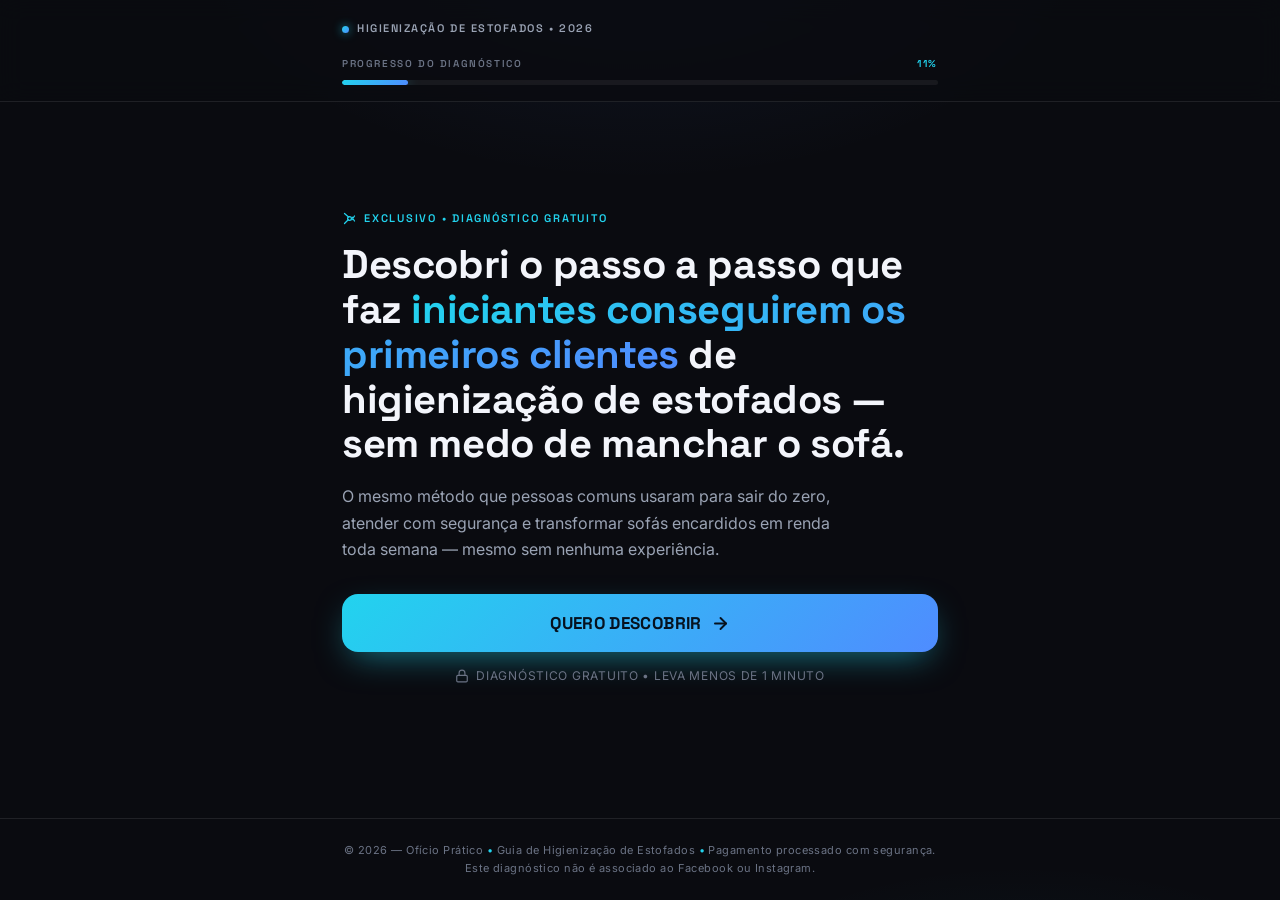
<file: guia-higienizacao-de-estofados/index.html>
<!DOCTYPE html>
<html lang="pt-BR">
<head>
<meta charset="UTF-8" />
<meta name="viewport" content="width=device-width, initial-scale=1.0" />
<title>Diagnóstico — Higienização de Estofados do Zero</title>
<meta name="description" content="Faça o diagnóstico rápido e descubra o caminho para conseguir seus primeiros clientes de higienização de estofados — sem medo de manchar o sofá." />
<link rel="preconnect" href="https://fonts.googleapis.com" />
<link rel="preconnect" href="https://fonts.gstatic.com" crossorigin />
<link href="https://fonts.googleapis.com/css2?family=Space+Grotesk:wght@500;600;700&family=Inter:wght@400;500;600;700&display=swap" rel="stylesheet" />
<link rel="stylesheet" href="css/styles.css" />
</head>
<body>
  <header class="topbar">
    <div class="topbar__inner">
      <div class="topbar__row">
        <button class="back-btn" id="backBtn" type="button" aria-label="Voltar uma etapa">
          <svg viewBox="0 0 24 24" fill="none" stroke="currentColor" stroke-width="2.2" stroke-linecap="round" stroke-linejoin="round"><path d="m15 18-6-6 6-6"/></svg>
          Voltar
        </button>
        <span class="brand"><span class="brand__dot"></span>Higienização de Estofados • 2026</span>
      </div>
      <div class="progress__meta">
        <span>Progresso do diagnóstico</span>
        <span class="progress__pct" id="progressPct">0%</span>
      </div>
      <div class="progress__track"><div class="progress__fill" id="progressFill"></div></div>
    </div>
  </header>

  <main>
    <div class="stage" id="stage" aria-live="polite"></div>
  </main>

  <footer class="footer">
    <p>© 2026 — Ofício Prático <span class="sb">•</span> Guia de Higienização de Estofados <span class="sb">•</span> Pagamento processado com segurança.<br/>Este diagnóstico não é associado ao Facebook ou Instagram.</p>
  </footer>

  <script src="js/quiz.js"></script>
</body>
</html>
</file>
<file: guia-higienizacao-de-estofados/css/styles.css>
:root {
  /* superfícies */
  --c-bg: #0a0b10;
  --c-bg-soft: #0d0f16;
  --c-surface: rgba(255, 255, 255, 0.035);
  --c-surface-2: rgba(255, 255, 255, 0.06);
  --c-panel: #14161f;

  /* texto */
  --c-text: #f3f5fb;
  --c-muted: #9aa3b4;
  --c-dim: #6b7385;

  /* acento (ciano → azul) — identidade da marca */
  --c-accent: #22d3ee;
  --c-accent-2: #4f8cff;
  --grad: linear-gradient(135deg, #22d3ee 0%, #4f8cff 100%);
  --c-accent-soft: rgba(34, 211, 238, 0.12);
  --c-on-accent: #06121f;

  /* estados */
  --c-warn: #f59e0b;
  --c-warn-soft: rgba(245, 158, 11, 0.12);

  /* bordas */
  --c-border: rgba(255, 255, 255, 0.09);
  --c-border-strong: rgba(255, 255, 255, 0.16);

  /* tipografia */
  --font-display: 'Space Grotesk', system-ui, sans-serif;
  --font-body: 'Inter', system-ui, -apple-system, sans-serif;

  /* raios */
  --r-md: 12px;
  --r-lg: 16px;
  --r-xl: 22px;
  --r-pill: 999px;
}

* { box-sizing: border-box; margin: 0; padding: 0; }

html, body { height: 100%; }

body {
  font-family: var(--font-body);
  background: var(--c-bg);
  color: var(--c-text);
  -webkit-font-smoothing: antialiased;
  line-height: 1.6;
  /* brilho sutil de acento ao fundo */
  background-image:
    radial-gradient(ellipse 60% 50% at 50% -10%, rgba(79, 140, 255, 0.10) 0%, transparent 60%),
    radial-gradient(ellipse 50% 40% at 80% 120%, rgba(34, 211, 238, 0.07) 0%, transparent 60%);
  min-height: 100svh;
  display: flex;
  flex-direction: column;
}

/* ---------- topo / progresso ---------- */
.topbar {
  position: sticky;
  top: 0;
  z-index: 20;
  background: rgba(10, 11, 16, 0.82);
  backdrop-filter: blur(12px);
  border-bottom: 1px solid var(--c-border);
}
.topbar__inner {
  max-width: 640px;
  margin: 0 auto;
  padding: 14px 22px 16px;
}
.topbar__row {
  display: flex;
  align-items: center;
  justify-content: space-between;
  min-height: 30px;
  margin-bottom: 12px;
}
.brand {
  display: inline-flex;
  align-items: center;
  gap: 8px;
  font-family: var(--font-display);
  font-size: 11px;
  font-weight: 600;
  letter-spacing: 0.14em;
  text-transform: uppercase;
  color: var(--c-muted);
}
.brand__dot {
  width: 7px; height: 7px; border-radius: 50%;
  background: var(--grad);
  box-shadow: 0 0 10px rgba(34, 211, 238, 0.7);
}
.back-btn {
  display: none;
  align-items: center;
  gap: 6px;
  background: var(--c-surface);
  border: 1px solid var(--c-border);
  color: var(--c-muted);
  font-family: var(--font-body);
  font-size: 12px;
  font-weight: 600;
  padding: 6px 12px 6px 8px;
  border-radius: var(--r-pill);
  cursor: pointer;
  transition: border-color .2s ease, color .2s ease;
}
.back-btn.is-visible { display: inline-flex; }
.back-btn:hover { color: var(--c-text); border-color: var(--c-border-strong); }
.back-btn svg { width: 15px; height: 15px; }

.progress__meta {
  display: flex;
  align-items: center;
  justify-content: space-between;
  font-family: var(--font-display);
  font-size: 10px;
  font-weight: 600;
  letter-spacing: 0.16em;
  text-transform: uppercase;
  color: var(--c-dim);
  margin-bottom: 8px;
}
.progress__pct { color: var(--c-accent); }
.progress__track {
  height: 5px;
  background: var(--c-surface-2);
  border-radius: var(--r-pill);
  overflow: hidden;
}
.progress__fill {
  height: 100%;
  width: 0%;
  border-radius: var(--r-pill);
  background: var(--grad);
  box-shadow: 0 0 14px rgba(34, 211, 238, 0.45);
  transition: width .55s cubic-bezier(.22,.61,.36,1);
}

/* ---------- palco ---------- */
main {
  flex: 1;
  display: flex;
  flex-direction: column;
}
.stage {
  width: 100%;
  max-width: 640px;
  margin: 0 auto;
  padding: 30px 22px 56px;
  flex: 1;
  display: flex;
  flex-direction: column;
  justify-content: center;
}

/* animação de entrada de cada etapa */
.step { animation: stepIn .45s cubic-bezier(.22,.61,.36,1) both; }
@keyframes stepIn {
  from { opacity: 0; transform: translateY(14px); }
  to   { opacity: 1; transform: translateY(0); }
}
.stagger > * { animation: stepIn .5s cubic-bezier(.22,.61,.36,1) both; }
.stagger > *:nth-child(1) { animation-delay: .04s; }
.stagger > *:nth-child(2) { animation-delay: .10s; }
.stagger > *:nth-child(3) { animation-delay: .16s; }
.stagger > *:nth-child(4) { animation-delay: .22s; }
.stagger > *:nth-child(5) { animation-delay: .28s; }
.stagger > *:nth-child(6) { animation-delay: .34s; }

/* ---------- tipografia de etapa ---------- */
.eyebrow {
  display: inline-flex;
  align-items: center;
  gap: 7px;
  font-family: var(--font-display);
  font-size: 11px;
  font-weight: 600;
  letter-spacing: 0.16em;
  text-transform: uppercase;
  color: var(--c-accent);
  margin-bottom: 16px;
}
.eyebrow svg { width: 15px; height: 15px; }
.eyebrow--warn { color: var(--c-warn); }

h1.q, h2.q {
  font-family: var(--font-display);
  font-weight: 700;
  letter-spacing: -0.01em;
  line-height: 1.12;
  color: var(--c-text);
}
h1.q { font-size: clamp(28px, 6vw, 40px); }
h2.q { font-size: clamp(23px, 5vw, 31px); }
.q .hl {
  background: var(--grad);
  -webkit-background-clip: text;
  background-clip: text;
  -webkit-text-fill-color: transparent;
}
.lead {
  color: var(--c-muted);
  font-size: 16px;
  line-height: 1.65;
  margin-top: 16px;
  max-width: 52ch;
}
.helper {
  color: var(--c-dim);
  font-size: 14px;
  margin-top: 12px;
  max-width: 50ch;
}

/* ---------- opções ---------- */
.options { display: flex; flex-direction: column; gap: 12px; margin-top: 30px; }
.option {
  display: flex;
  align-items: center;
  gap: 14px;
  width: 100%;
  text-align: left;
  background: var(--c-surface);
  border: 1px solid var(--c-border);
  color: var(--c-text);
  font-family: var(--font-body);
  font-size: 16px;
  font-weight: 500;
  padding: 18px 20px;
  border-radius: var(--r-lg);
  cursor: pointer;
  transition: transform .15s ease, border-color .2s ease, background .2s ease, box-shadow .2s ease;
}
.option:hover {
  transform: translateY(-2px);
  border-color: var(--c-accent);
  background: var(--c-surface-2);
  box-shadow: 0 8px 30px -12px rgba(34, 211, 238, 0.4);
}
.option:active { transform: scale(.99); }
.option:focus-visible { outline: 2px solid var(--c-accent); outline-offset: 2px; }
.option__tick {
  flex-shrink: 0;
  width: 26px; height: 26px;
  border-radius: 50%;
  border: 1.5px solid var(--c-border-strong);
  display: grid;
  place-items: center;
  color: transparent;
  transition: all .2s ease;
}
.option:hover .option__tick {
  border-color: var(--c-accent);
  background: var(--c-accent-soft);
  color: var(--c-accent);
}
.option__tick svg { width: 15px; height: 15px; }

/* ---------- listas com check ---------- */
.checklist { list-style: none; display: flex; flex-direction: column; gap: 12px; margin-top: 26px; }
.checklist li {
  display: flex;
  align-items: flex-start;
  gap: 13px;
  background: var(--c-surface);
  border: 1px solid var(--c-border);
  border-radius: var(--r-md);
  padding: 14px 16px;
  font-size: 15.5px;
  color: var(--c-text);
}
.checklist .ic {
  flex-shrink: 0;
  width: 22px; height: 22px;
  border-radius: 50%;
  background: var(--c-accent-soft);
  color: var(--c-accent);
  display: grid; place-items: center;
  margin-top: 1px;
}
.checklist .ic svg { width: 14px; height: 14px; }

/* ---------- cartão interstitial ---------- */
.insight {
  background: var(--c-panel);
  border: 1px solid var(--c-border);
  border-radius: var(--r-xl);
  padding: 34px 30px;
  margin-top: 26px;
  position: relative;
  overflow: hidden;
}
.insight::before {
  content: '';
  position: absolute; inset: 0;
  background: radial-gradient(ellipse 70% 80% at 0% 0%, rgba(34, 211, 238, 0.10), transparent 60%);
  pointer-events: none;
}
.insight__ic {
  width: 50px; height: 50px;
  border-radius: 14px;
  background: var(--c-accent-soft);
  color: var(--c-accent);
  display: grid; place-items: center;
  margin-bottom: 20px;
}
.insight__ic svg { width: 26px; height: 26px; }
.insight__quote {
  font-family: var(--font-display);
  font-size: clamp(19px, 4vw, 24px);
  font-weight: 600;
  line-height: 1.3;
  color: var(--c-text);
  margin-bottom: 16px;
}
.insight__body { color: var(--c-muted); font-size: 15.5px; line-height: 1.65; }
.insight__body b { color: var(--c-text); font-weight: 600; }

/* ---------- imagem nas telas de questão (choice) ---------- */
.q-img {
  margin-top: 22px;
  border-radius: var(--r-lg);
  overflow: hidden;
  border: 1px solid var(--c-border);
  aspect-ratio: 16 / 9;
  background-color: #0a0f18;
  background-size: cover;
  background-position: center;
  position: relative;
}
.q-img::after {
  content: '';
  position: absolute; inset: 0;
  background: linear-gradient(to top, rgba(10,11,16,0.65), transparent 55%);
  pointer-events: none;
}
.q-img__label {
  position: absolute;
  bottom: 12px;
  left: 12px;
  z-index: 1;
  display: inline-flex;
  align-items: center;
  gap: 6px;
  background: rgba(8, 9, 14, 0.78);
  backdrop-filter: blur(8px);
  -webkit-backdrop-filter: blur(8px);
  border: 1px solid var(--c-border);
  color: var(--c-text);
  font-family: var(--font-display);
  font-size: 10px;
  font-weight: 700;
  letter-spacing: 0.14em;
  text-transform: uppercase;
  padding: 5px 10px 5px 8px;
  border-radius: var(--r-pill);
}
.q-img__label::before {
  content: '';
  width: 6px; height: 6px;
  border-radius: 50%;
  background: var(--c-accent);
  box-shadow: 0 0 8px rgba(34,211,238,0.8);
  flex-shrink: 0;
}

/* ---------- mídia / mockup ---------- */
.media {
  margin-top: 24px;
  border-radius: var(--r-lg);
  overflow: hidden;
  border: 1px solid var(--c-border);
  aspect-ratio: 16 / 10;
  background: #0e1018 center/cover no-repeat;
  position: relative;
}
.media::after {
  content: '';
  position: absolute; inset: 0;
  background: linear-gradient(to top, rgba(10,11,16,0.55), transparent 55%);
}

/* capa do guia (mockup CSS, sem dependência externa) */
.cover {
  margin-top: 24px;
  border-radius: var(--r-lg);
  border: 1px solid var(--c-border);
  background:
    radial-gradient(ellipse 90% 70% at 50% 0%, rgba(79,140,255,0.18), transparent 60%),
    linear-gradient(160deg, #11202e 0%, #0b1016 100%);
  padding: 38px 30px;
  text-align: center;
  position: relative;
  overflow: hidden;
}
.cover__tag {
  font-family: var(--font-display);
  font-size: 10px; font-weight: 600;
  letter-spacing: 0.22em; text-transform: uppercase;
  color: var(--c-accent);
  margin-bottom: 14px;
}
.cover__title {
  font-family: var(--font-display);
  font-size: clamp(22px, 5vw, 30px);
  font-weight: 700;
  line-height: 1.1;
  letter-spacing: -0.01em;
  margin-bottom: 10px;
}
.cover__sub {
  color: var(--c-muted);
  font-size: 13px;
  letter-spacing: 0.04em;
  text-transform: uppercase;
}
.cover__rule {
  width: 56px; height: 3px; border-radius: 3px;
  background: var(--grad); margin: 18px auto 0;
}

/* ---------- tags de perfil (diagnóstico) ---------- */
.tags { display: flex; flex-wrap: wrap; gap: 10px; margin-top: 22px; }
.tag {
  display: inline-flex; align-items: center; gap: 7px;
  font-size: 12.5px; font-weight: 600;
  padding: 7px 14px;
  border-radius: var(--r-pill);
  border: 1px solid var(--c-border);
  background: var(--c-surface);
  color: var(--c-muted);
}
.tag svg { width: 14px; height: 14px; }
.tag--accent { color: var(--c-accent); border-color: rgba(34,211,238,0.35); background: var(--c-accent-soft); }
.tag--warn { color: var(--c-warn); border-color: rgba(245,158,11,0.35); background: var(--c-warn-soft); }

.reco {
  margin-top: 22px;
  background: var(--c-surface);
  border: 1px solid var(--c-border);
  border-left: 3px solid var(--c-accent);
  border-radius: var(--r-md);
  padding: 18px 20px;
  display: flex; gap: 13px;
}
.reco__ic { color: var(--c-accent); flex-shrink: 0; margin-top: 2px; }
.reco__ic svg { width: 20px; height: 20px; }
.reco__txt { font-size: 14.5px; color: var(--c-muted); line-height: 1.6; }
.reco__txt b { color: var(--c-text); font-weight: 600; }
.reco__txt .pop { color: var(--c-accent); font-weight: 700; }

/* ---------- CTA ---------- */
.cta {
  display: flex;
  flex-direction: column;
  align-items: center;
  gap: 5px;
  width: 100%;
  background: var(--grad);
  color: var(--c-on-accent);
  font-family: var(--font-display);
  font-size: 17px;
  font-weight: 700;
  letter-spacing: 0.02em;
  text-transform: uppercase;
  text-decoration: none;
  padding: 18px 28px;
  border: none;
  border-radius: var(--r-lg);
  cursor: pointer;
  margin-top: 32px;
  box-shadow: 0 12px 34px -10px rgba(34, 211, 238, 0.55);
  transition: transform .15s ease, box-shadow .2s ease, filter .2s ease;
}
.cta__main { display: inline-flex; align-items: center; gap: 9px; }
.cta__main svg { width: 19px; height: 19px; }
.cta__sub { font-family: var(--font-body); font-size: 11.5px; font-weight: 600; letter-spacing: 0.04em; text-transform: uppercase; opacity: .78; }
.cta:hover { transform: translateY(-2px); filter: brightness(1.05); box-shadow: 0 18px 44px -10px rgba(34, 211, 238, 0.65); }
.cta:active { transform: scale(.985); }
.cta:focus-visible { outline: 2px solid #fff; outline-offset: 3px; }

.safe {
  display: flex; align-items: center; justify-content: center; gap: 7px;
  font-size: 12px; color: var(--c-dim);
  text-transform: uppercase; letter-spacing: 0.06em;
  margin-top: 14px;
}
.safe svg { width: 14px; height: 14px; }
.safe .sep { color: var(--c-border-strong); }

/* ---------- oferta ---------- */
.timer {
  display: flex; align-items: center; justify-content: space-between; gap: 12px;
  background: var(--c-warn-soft);
  border: 1px solid rgba(245, 158, 11, 0.35);
  border-radius: var(--r-md);
  padding: 11px 16px;
  margin-bottom: 24px;
}
.timer__label {
  display: inline-flex; align-items: center; gap: 8px;
  font-family: var(--font-display); font-size: 12px; font-weight: 600;
  letter-spacing: 0.08em; text-transform: uppercase; color: var(--c-warn);
}
.timer__label svg { width: 16px; height: 16px; }
.timer__clock {
  font-family: var(--font-display); font-size: 15px; font-weight: 700;
  color: #0a0b10; background: var(--c-warn);
  padding: 4px 10px; border-radius: 7px; letter-spacing: 0.04em;
  font-variant-numeric: tabular-nums;
}

.price {
  margin-top: 26px;
  background: var(--c-panel);
  border: 1px solid var(--c-border-strong);
  border-radius: var(--r-lg);
  padding: 24px;
  text-align: center;
  position: relative;
}
.price__badge {
  position: absolute; top: -11px; right: 18px;
  background: var(--grad); color: var(--c-on-accent);
  font-family: var(--font-display); font-size: 10px; font-weight: 700;
  letter-spacing: 0.12em; text-transform: uppercase;
  padding: 4px 12px; border-radius: var(--r-pill);
}
.price__label { font-size: 12px; font-weight: 600; letter-spacing: 0.1em; text-transform: uppercase; color: var(--c-dim); }
.price__row { display: flex; align-items: baseline; justify-content: center; gap: 10px; margin-top: 6px; }
.price__old { font-size: 18px; color: var(--c-dim); text-decoration: line-through; }
.price__now {
  font-family: var(--font-display);
  font-size: clamp(46px, 12vw, 62px); font-weight: 700; line-height: 1;
  letter-spacing: -0.02em;
  background: var(--grad); -webkit-background-clip: text; background-clip: text; -webkit-text-fill-color: transparent;
}
.price__now .cents { font-size: .5em; vertical-align: super; }
.price__note { font-size: 13px; color: var(--c-muted); margin-top: 8px; }

.footer {
  border-top: 1px solid var(--c-border);
  padding: 22px;
  text-align: center;
}
.footer p { font-size: 11px; color: var(--c-dim); letter-spacing: 0.04em; line-height: 1.7; }
.footer .sb { color: var(--c-accent); }

.restart {
  display: inline-flex; align-items: center; gap: 7px;
  margin-top: 18px;
  background: none; border: none;
  color: var(--c-dim); font-family: var(--font-body);
  font-size: 12px; font-weight: 600; letter-spacing: 0.06em; text-transform: uppercase;
  cursor: pointer; transition: color .2s ease;
}
.restart:hover { color: var(--c-muted); }
.restart svg { width: 14px; height: 14px; }

@media (max-width: 480px) {
  .stage { padding: 24px 18px 48px; }
  .topbar__inner { padding: 12px 18px 14px; }
  .insight { padding: 26px 22px; }
}

@media (prefers-reduced-motion: reduce) {
  *, .step, .stagger > * { animation: none !important; transition: none !important; }
}
</file>
